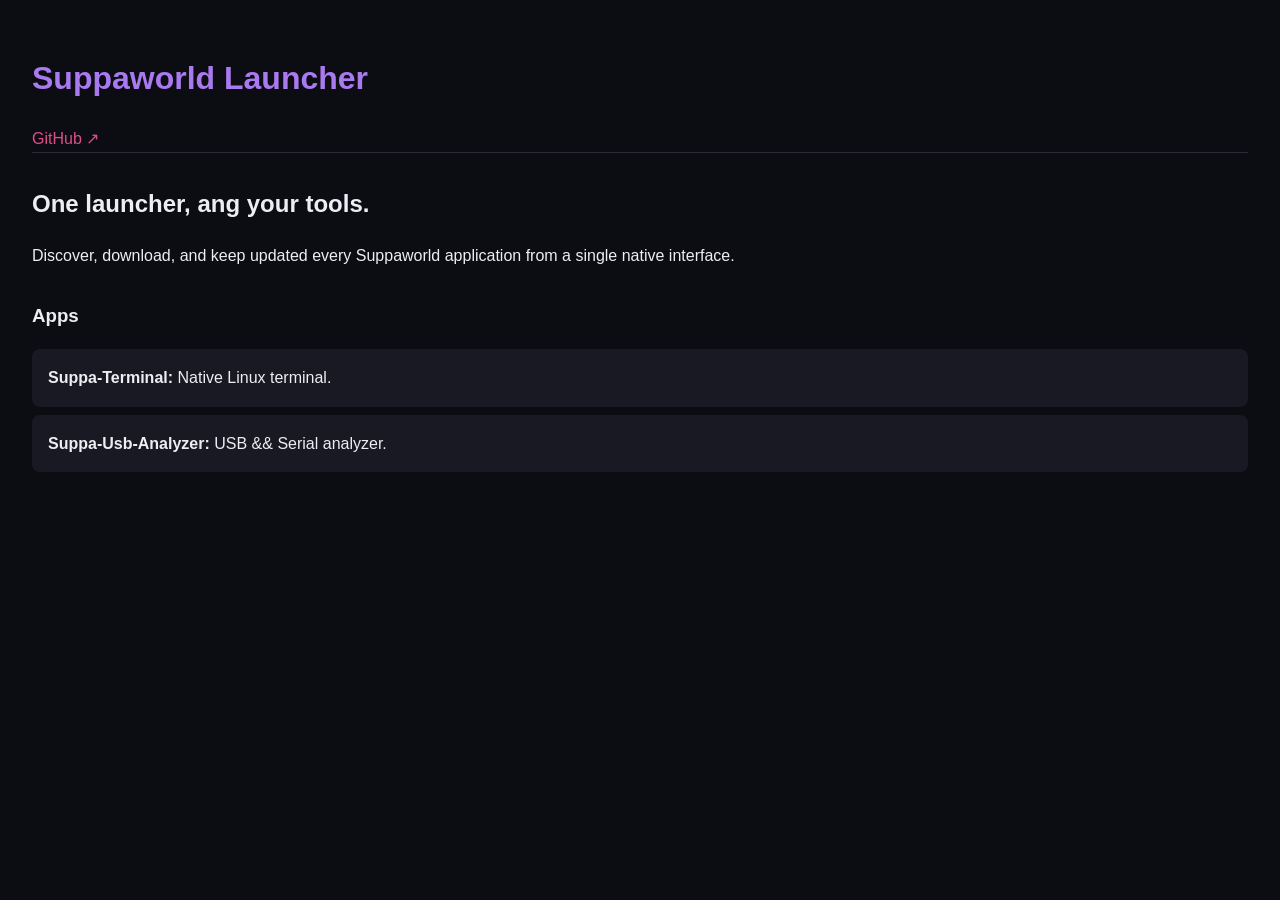
<file: index.html>
<!doctype html>
<html lang="en">
  <head>
    <meta charset="utf-8">
    <meta name="viewport" content="width=device-width, initial-scale=1">
    <meta name="description" content="Suppaworld Launcher: unified hub to discover, download, and update Suppaworld apps on Linux.">
    <title>Suppaworld Launcher — Suppaworld</title>
    <link rel="stylesheet" href="./styles.css">
  </head>
  <body>
    <header>
      <h1>Suppaworld Launcher</h1>
      <nav>
        <a href="https://github.com/suppaman80/Suppa_Launcher">GitHub ↗</a>
      </nav>
    </header>
    <main>
      <section>
        <h2>One launcher, ang your tools.</h2>
        <p>Discover, download, and keep updated every Suppaworld application from a single native interface.</p>
      </section>
      <section>
        <h3>Apps</h3>
        <ul>
          <li><strong>Suppa-Terminal:</strong> Native Linux terminal.</li>
          <li><strong>Suppa-Usb-Analyzer:</strong> USB && Serial analyzer.</li>
        </ul>
      </section>
    </main>
  </body>
</html>
</file>
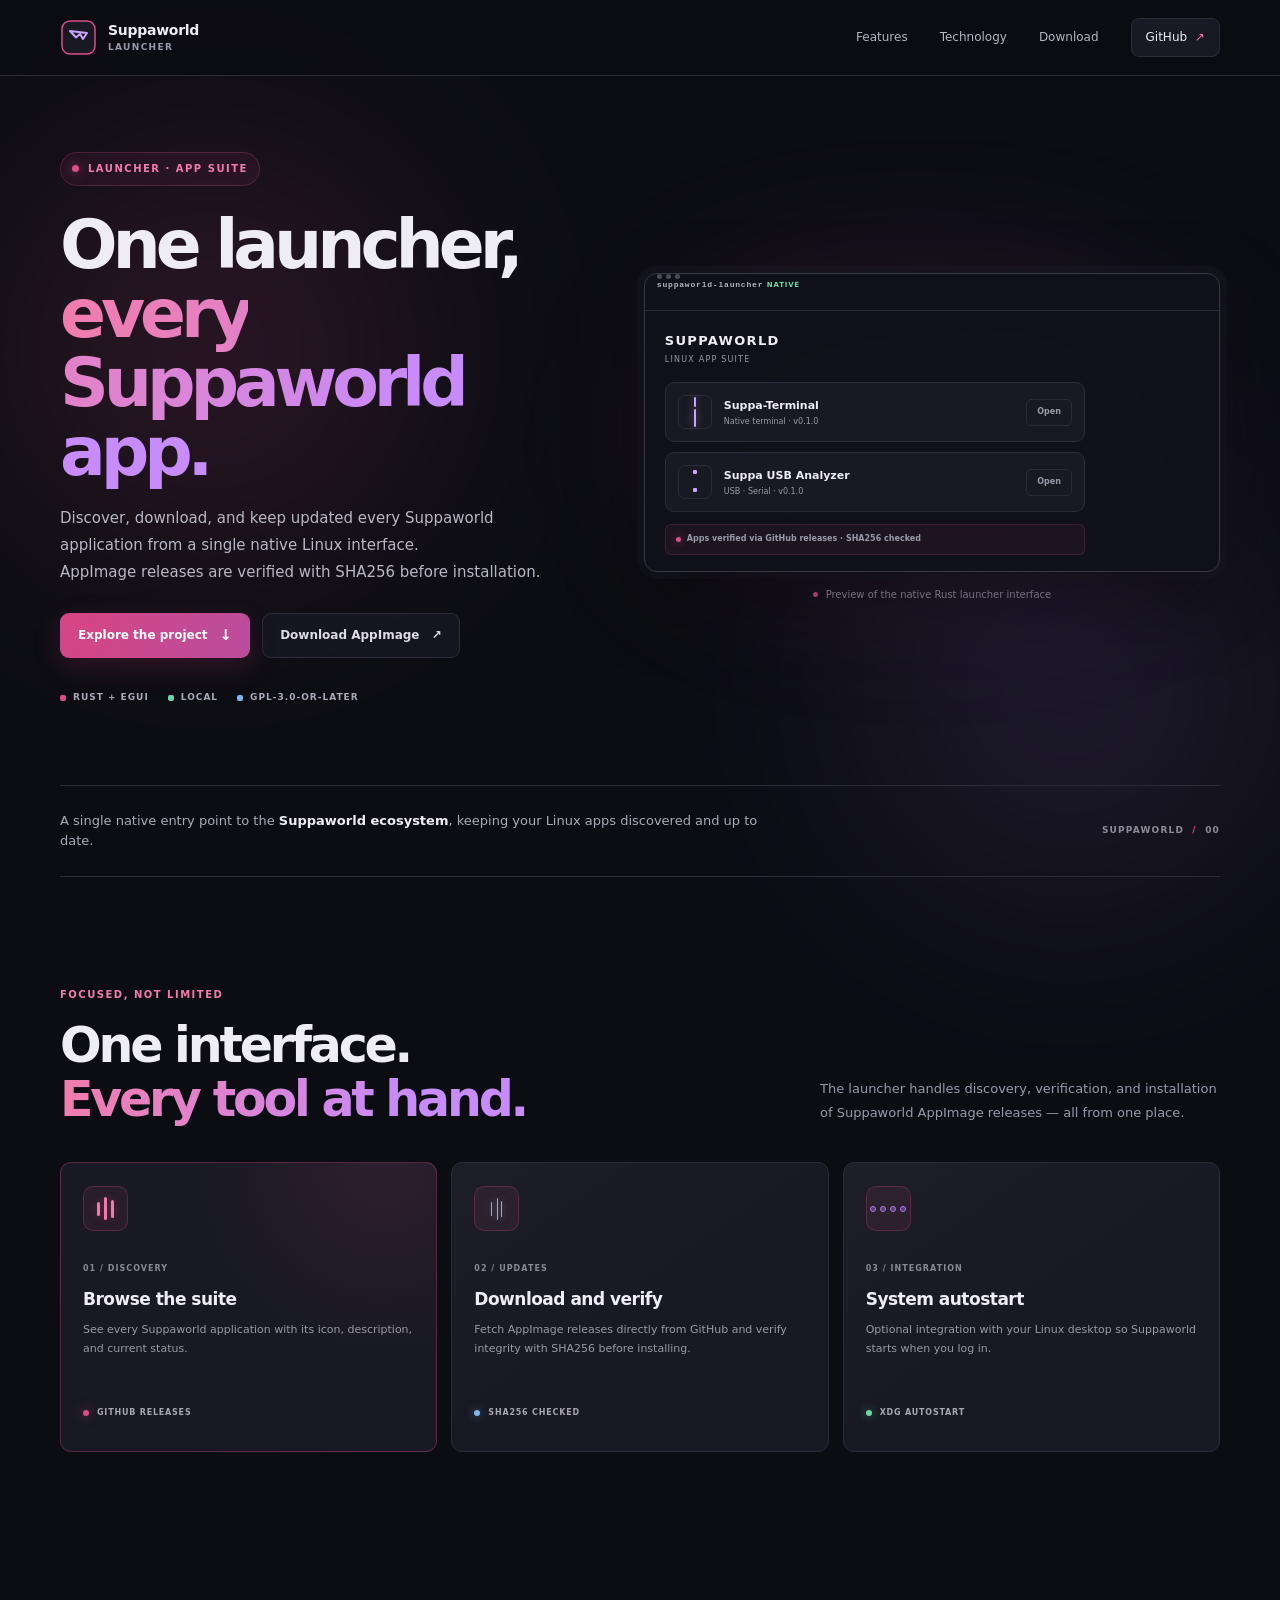
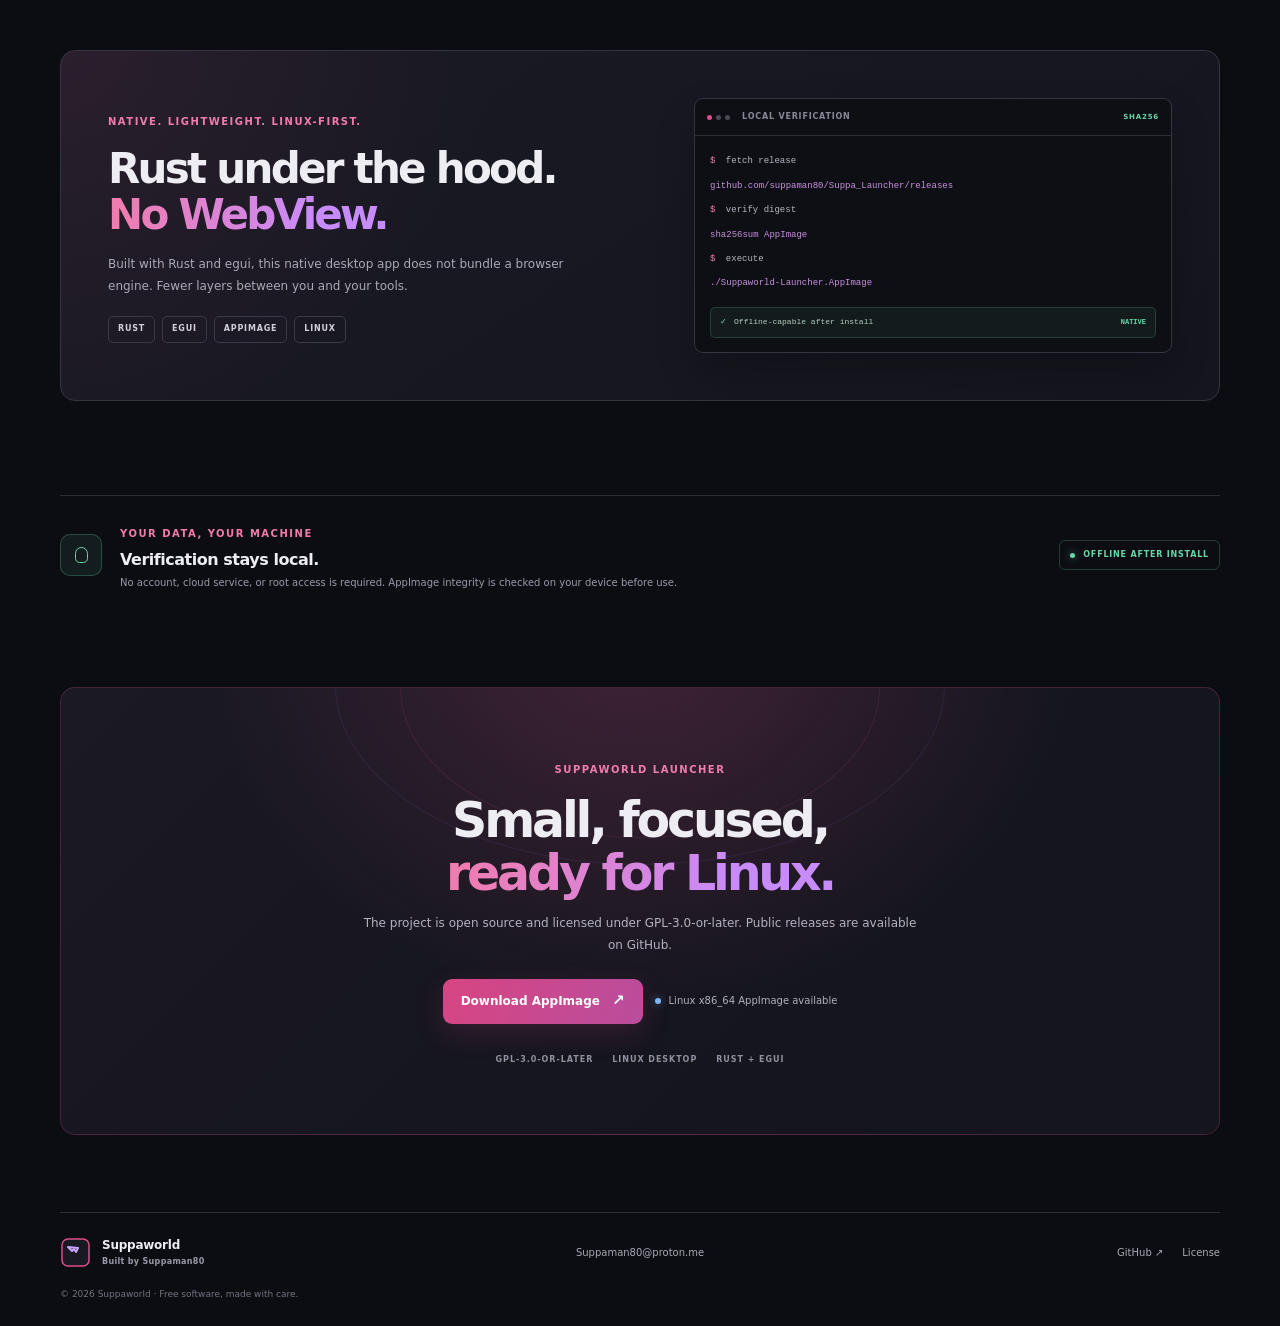
<file: docs/index.html>
<!doctype html>
<html lang="en">
  <head>
    <meta charset="utf-8">
    <meta name="viewport" content="width=device-width, initial-scale=1">
    <meta name="theme-color" content="#0c0d13">
    <meta name="description" content="Suppaworld Launcher: native hub to discover, download, and update Suppaworld applications on Linux.">
    <meta property="og:title" content="Suppaworld Launcher — Suppaworld">
    <meta property="og:description" content="A native launcher for the Suppaworld app suite, built with Rust.">
    <meta property="og:type" content="website">
    <title>Suppaworld Launcher — Suppaworld</title>
    <link rel="stylesheet" href="./styles.css">
    <link rel="stylesheet" href="./launcher-extras.css">
    <script src="./app.js" defer></script>
  </head>
  <body id="top">
    <div class="ambient ambient-one" aria-hidden="true"></div>
    <div class="ambient ambient-two" aria-hidden="true"></div>

    <header class="site-header">
      <a class="brand" href="#top" aria-label="Suppaworld, back to top">
        <svg class="brand-mark" width="37" height="37" viewBox="0 0 37 37" fill="none" xmlns="http://www.w3.org/2000/svg">
          <rect width="33" height="33" x="2" y="2" rx="8" fill="#181922" stroke="var(--pink)" stroke-width="1.5"/>
          <path d="M10 12L16 18.5L20 15L23 20L27 14L10 12Z" stroke="#c7a4ff" stroke-width="2" stroke-linecap="round" stroke-linejoin="round"/>
        </svg>
        <span class="brand-name">
          <strong>Suppaworld</strong>
          <small>LAUNCHER</small>
        </span>
      </a>

      <button class="menu-toggle" type="button" aria-expanded="false" aria-controls="main-navigation" aria-label="Open menu">
        <span></span><span></span>
      </button>

      <nav class="main-navigation" id="main-navigation" aria-label="Main navigation">
        <a href="#features">Features</a>
        <a href="#technology">Technology</a>
        <a href="#download">Download</a>
        <a class="nav-github" href="https://github.com/suppaman80/Suppa_Launcher" target="_blank" rel="noreferrer">GitHub <span aria-hidden="true">↗</span></a>
      </nav>
    </header>

    <main>
      <section class="hero section-wrap" aria-labelledby="hero-title">
        <div class="hero-copy">
          <div class="eyebrow">
            <span class="eyebrow-dot"></span>
            LAUNCHER · APP SUITE
          </div>
          <h1 id="hero-title">One launcher,<br><span>every Suppaworld app.</span></h1>
          <p class="hero-description">
            Discover, download, and keep updated every Suppaworld application from a single native Linux interface.<br>
            AppImage releases are verified with SHA256 before installation.
          </p>
          <div class="hero-actions">
            <a class="button button-primary" href="#features">Explore the project<span aria-hidden="true"> ↓</span></a>
            <a class="button button-quiet" href="https://github.com/suppaman80/Suppa_Launcher/releases/latest" target="_blank" rel="noreferrer">Download AppImage<span aria-hidden="true"> ↗</span></a>
          </div>
          <div class="hero-facts" aria-label="Key facts">
            <span><i class="fact-mark fact-rust"></i> RUST + EGUI</span>
            <span><i class="fact-mark fact-local"></i> LOCAL</span>
            <span><i class="fact-mark fact-license"></i> GPL-3.0-OR-LATER</span>
          </div>
        </div>

        <div class="hero-preview">
          <div class="preview-glow" aria-hidden="true"></div>
          <div class="app-window">
            <div class="window-top">
              <span class="window-dots"><i></i><i></i><i></i></span>
              <span class="window-title">suppaworld-launcher</span>
              <span class="window-live"><i></i> NATIVE</span>
            </div>
            <div class="window-body">
              <div class="launcher-preview">
                <div class="launcher-header">
                  <div class="launcher-title">SUPPAWORLD</div>
                  <div class="launcher-subtitle">LINUX APP SUITE</div>
                </div>
                <div class="launcher-grid">
                  <div class="app-card preview-card">
                    <div class="app-preview-icon icon-terminal" aria-hidden="true"><span></span><span></span></div>
                    <div class="app-preview-info">
                      <div class="app-preview-name">Suppa-Terminal</div>
                      <div class="app-preview-state">Native terminal · v0.1.0</div>
                    </div>
                    <button class="app-preview-action">Open</button>
                  </div>
                  <div class="app-card preview-card">
                    <div class="app-preview-icon icon-usb" aria-hidden="true"><span></span><span></span></div>
                    <div class="app-preview-info">
                      <div class="app-preview-name">Suppa USB Analyzer</div>
                      <div class="app-preview-state">USB · Serial · v0.1.0</div>
                    </div>
                    <button class="app-preview-action">Open</button>
                  </div>
                </div>
                <div class="launcher-notice">
                  <span class="launcher-dot"></span>
                  Apps verified via GitHub releases · SHA256 checked
                </div>
              </div>
            </div>
          </div>
          <p class="preview-caption"><span></span> Preview of the native Rust launcher interface</p>
        </div>
      </section>

      <section class="intro-strip section-wrap" aria-label="Introduction">
        <p>A single native entry point to the <strong>Suppaworld ecosystem</strong>, keeping your Linux apps discovered and up to date.</p>
        <span class="strip-index">SUPPAWORLD <b>/</b> 00</span>
      </section>

      <section class="content-section section-wrap" id="features">
        <div class="section-heading">
          <div>
            <span class="section-kicker">FOCUSED, NOT LIMITED</span>
            <h2>One interface.<br><span>Every tool at hand.</span></h2>
          </div>
          <p>The launcher handles discovery, verification, and installation of Suppaworld AppImage releases — all from one place.</p>
        </div>

        <div class="feature-grid">
          <article class="feature-card feature-primary">
            <div class="feature-icon icon-scan" aria-hidden="true"><span></span><span></span><span></span></div>
            <span class="card-index">01 / DISCOVERY</span>
            <h3>Browse the suite</h3>
            <p>See every Suppaworld application with its icon, description, and current status.</p>
            <div class="feature-foot"><span class="feature-dot"></span> GITHUB RELEASES</div>
          </article>

          <article class="feature-card">
            <div class="feature-icon icon-download" aria-hidden="true"><i></i><i></i><i></i></div>
            <span class="card-index">02 / UPDATES</span>
            <h3>Download and verify</h3>
            <p>Fetch AppImage releases directly from GitHub and verify integrity with SHA256 before installing.</p>
            <div class="feature-foot"><span class="feature-dot dot-blue"></span> SHA256 CHECKED</div>
          </article>

          <article class="feature-card">
            <div class="feature-icon icon-gear" aria-hidden="true"><i></i><i></i><i></i><i></i></div>
            <span class="card-index">03 / INTEGRATION</span>
            <h3>System autostart</h3>
            <p>Optional integration with your Linux desktop so Suppaworld starts when you log in.</p>
            <div class="feature-foot"><span class="feature-dot dot-green"></span> XDG AUTOSTART</div>
          </article>
        </div>
      </section>

      <section class="content-section section-wrap technology-section" id="technology">
        <div class="technology-card">
          <div class="technology-copy">
            <span class="section-kicker">NATIVE. LIGHTWEIGHT. LINUX-FIRST.</span>
            <h2>Rust under the hood.<br><span>No WebView.</span></h2>
            <p>Built with Rust and egui, this native desktop app does not bundle a browser engine. Fewer layers between you and your tools.</p>
            <div class="tech-pills"><span>RUST</span><span>EGUI</span><span>APPIMAGE</span><span>LINUX</span></div>
          </div>
          <div class="terminal-card" aria-label="Example of local verification">
            <div class="terminal-top">
              <span class="terminal-dots"><i></i><i></i><i></i></span>
              <span>LOCAL VERIFICATION</span>
              <span class="terminal-lock">SHA256</span>
            </div>
            <div class="terminal-body">
              <p><span class="terminal-prompt">$</span> fetch release</p>
              <code>github.com/suppaman80/Suppa_Launcher/releases</code>
              <p><span class="terminal-prompt">$</span> verify digest</p>
              <code>sha256sum AppImage</code>
              <p><span class="terminal-prompt">$</span> execute</p>
              <code>./Suppaworld-Launcher.AppImage</code>
              <div class="terminal-result"><span class="result-check">✓</span><span>Offline-capable after install</span><b>NATIVE</b></div>
            </div>
          </div>
        </div>
      </section>

      <section class="privacy-section section-wrap">
        <div class="privacy-mark" aria-hidden="true"><span></span></div>
        <div>
          <span class="section-kicker">YOUR DATA, YOUR MACHINE</span>
          <h2>Verification stays local.</h2>
          <p>No account, cloud service, or root access is required. AppImage integrity is checked on your device before use.</p>
        </div>
        <span class="privacy-badge"><i></i> OFFLINE AFTER INSTALL</span>
      </section>

      <section class="download-section section-wrap" id="download">
        <div class="download-orbit orbit-one" aria-hidden="true"></div>
        <div class="download-orbit orbit-two" aria-hidden="true"></div>
        <span class="section-kicker">SUPPAWORLD LAUNCHER</span>
        <h2>Small, focused,<br><span>ready for Linux.</span></h2>
        <p>The project is open source and licensed under GPL-3.0-or-later. Public releases are available on GitHub.</p>
        <div class="download-actions">
          <a class="button button-primary" href="https://github.com/suppaman80/Suppa_Launcher/releases/latest" target="_blank" rel="noreferrer">Download AppImage<span aria-hidden="true"> ↗</span></a>
          <span class="release-note"><i></i> Linux x86_64 AppImage available</span>
        </div>
        <div class="download-meta"><span>GPL-3.0-OR-LATER</span><span>LINUX DESKTOP</span><span>RUST + EGUI</span></div>
      </section>
    </main>

    <footer class="site-footer section-wrap">
      <div class="footer-brand">
        <svg class="brand-mark" width="31" height="31" viewBox="0 0 31 31" fill="none" xmlns="http://www.w3.org/2000/svg">
          <rect width="27" height="27" x="2" y="2" rx="6" fill="#181922" stroke="var(--pink)" stroke-width="1.5"/>
          <path d="M8 10L12 14L14 12L16 15L18 11L8 10Z" stroke="#c7a4ff" stroke-width="2" stroke-linecap="round" stroke-linejoin="round"/>
        </svg>
        <span><strong>Suppaworld</strong><small>Built by Suppaman80</small></span>
      </div>
      <a class="footer-email" href="mailto:Suppaman80@proton.me">Suppaman80@proton.me</a>
      <div class="footer-links">
        <a href="https://github.com/suppaman80/Suppa_Launcher" target="_blank" rel="noreferrer">GitHub ↗</a>
        <a href="https://github.com/suppaman80/Suppa_Launcher/blob/main/LICENSE</a> target="_blank" rel="noreferrer">License</a>
      </div>
      <p class="copyright">© <span id="current-year">2026</span> Suppaworld · Free software, made with care.</p>
    </footer>
  </body>
</html>
</file>
<file: styles.css>
body {
  background: #0c0d13;
  color: #efedf4;
  font-family: sans-serif;
  line-height: 1.6;
  margin: 0;
  padding: 2rem;
}
header {
  border-bottom: 1px solid #2b2c37;
  padding-bottom: 1rsm;
  margin-bottom: 2rem;
}
h1 { color: #a879ef; }
a {
 color: #dc4e89;
  text-decoration: none;
}
section { margin-bottom: 2rem; }
ul { list-style: none; padding: 0; }
li {
  background: #181922;
  margin: 0.5rem 0;
  padding: 1rem;
  border-radius: 8px;
}
</file>
<file: docs/styles.css>
:root {
  color-scheme: dark;
  --background: #0c0d13;
  --surface: #181922;
  --surface-raised: #20212c;
  --surface-deep: #11121a;
  --line: #2b2c37;
  --text: #efedf4;
  --muted: #999aa9;
  --pink: #dc4e89;
  --pink-light: #f17cac;
  --violet: #a879ef;
  --blue: #7fb5ef;
  --green: #68d6a7;
  --page-width: 1160px;
  font-family:
    Inter, ui-sans-serif, system-ui, -apple-system, BlinkMacSystemFont, "Segoe UI",
    sans-serif;
  font-synthesis: none;
  text-rendering: optimizeLegibility;
}

* {
  box-sizing: border-box;
}

html {
  scroll-behavior: smooth;
  scroll-padding-top: 88px;
}

body {
  min-width: 320px;
  margin: 0;
  overflow-x: hidden;
  background: var(--background);
  color: var(--text);
  line-height: 1.55;
}

body::selection {
  background: rgba(220, 78, 137, 0.36);
}

a {
  color: inherit;
  text-decoration: none;
}

button {
  font: inherit;
}

.ambient {
  position: absolute;
  z-index: -1;
  width: min(420px, 100vw);
  height: 420px;
  border-radius: 50%;
  filter: blur(110px);
  opacity: 0.14;
  pointer-events: none;
}

.ambient-one {
  top: 140px;
  left: 0;
  background: var(--pink);
}

.ambient-two {
  top: 480px;
  right: 0;
  background: var(--violet);
  opacity: 0.11;
}

.section-wrap {
  width: min(var(--page-width), calc(100% - 64px));
  margin-inline: auto;
}

.site-header {
  position: sticky;
  z-index: 20;
  top: 0;
  display: flex;
  min-height: 76px;
  align-items: center;
  justify-content: space-between;
  gap: 28px;
  padding: 0 max(32px, calc((100vw - var(--page-width)) / 2));
  border-bottom: 1px solid rgba(57, 58, 70, 0.68);
  background: rgba(12, 13, 19, 0.86);
  backdrop-filter: blur(18px);
}

.brand,
.footer-brand {
  display: inline-flex;
  align-items: center;
  gap: 11px;
  flex: 0 0 auto;
}

.brand-mark {
  display: block;
  flex: 0 0 auto;
}

.brand-name,
.footer-brand > span:last-child {
  display: grid;
  line-height: 1.16;
}

.brand-name strong,
.footer-brand strong {
  font-size: 14px;
  letter-spacing: -0.02em;
}

.brand-name small,
.footer-brand small {
  margin-top: 4px;
  color: var(--muted);
  font-size: 9px;
  font-weight: 700;
  letter-spacing: 0.15em;
}

.main-navigation {
  display: flex;
  align-items: center;
  gap: clamp(18px, 2.5vw, 34px);
  color: #b5b4c0;
  font-size: 12px;
}

.main-navigation a {
  transition: color 160ms ease;
}

.main-navigation a:hover,
.footer-links a:hover,
.footer-email:hover {
  color: var(--pink-light);
}

.main-navigation .nav-github {
  padding: 9px 14px;
  border: 1px solid var(--line);
  border-radius: 8px;
  background: var(--surface);
  color: var(--text);
}

.nav-github span {
  margin-left: 4px;
  color: var(--pink-light);
}

.menu-toggle {
  display: none;
}

.hero {
  display: grid;
  min-height: 620px;
  grid-template-columns: 0.96fr 1.04fr;
  align-items: center;
  gap: 52px;
  padding-top: 76px;
  padding-bottom: 80px;
}

.hero-copy {
  position: relative;
  z-index: 1;
}

.eyebrow,
.section-kicker {
  color: var(--pink-light);
  font-size: 10px;
  font-weight: 800;
  letter-spacing: 0.15em;
}

.eyebrow {
  display: inline-flex;
  align-items: center;
  gap: 9px;
  padding: 8px 11px;
  border: 1px solid rgba(220, 78, 137, 0.23);
  border-radius: 99px;
  background: rgba(220, 78, 137, 0.07);
}

.eyebrow-dot,
.feature-dot,
.release-note i,
.window-live i,
.privacy-badge i {
  width: 7px;
  height: 7px;
  flex: 0 0 auto;
  border-radius: 50%;
  background: var(--pink);
  box-shadow: 0 0 12px rgba(220, 78, 137, 0.72);
}

h1,
h2,
h3,
p {
  margin-top: 0;
}

.hero h1 {
  margin: 24px 0 19px;
  font-size: clamp(45px, 5.3vw, 70px);
  font-weight: 760;
  letter-spacing: -0.075em;
  line-height: 1.02;
}

.hero h1 span,
.section-heading h2 span,
.compat-copy h2 span,
.technology-copy h2 span,
.download-section h2 span {
  color: transparent;
  background: linear-gradient(96deg, var(--pink-light), #c88bfa 75%);
  background-clip: text;
}

.hero-description {
  max-width: 510px;
  margin-bottom: 27px;
  color: #b8b7c3;
  font-size: 15px;
  line-height: 1.8;
}

.hero-actions,
.download-actions {
  display: flex;
  flex-wrap: wrap;
  align-items: center;
  gap: 12px;
}

.button {
  display: inline-flex;
  min-height: 45px;
  align-items: center;
  justify-content: center;
  gap: 12px;
  padding: 0 17px;
  border: 1px solid transparent;
  border-radius: 9px;
  font-size: 12px;
  font-weight: 700;
  transition:
    transform 160ms ease,
    border-color 160ms ease,
    background 160ms ease;
}

.button:hover {
  transform: translateY(-2px);
}

.button-primary {
  background: linear-gradient(115deg, #d84582, #b94d9d);
  box-shadow: 0 9px 28px rgba(204, 63, 128, 0.18);
  color: white;
}

.button-primary:hover {
  background: linear-gradient(115deg, #ea5b98, #ca5cab);
}

.button-primary span {
  font-size: 15px;
}

.button-quiet {
  border-color: var(--line);
  background: rgba(24, 25, 34, 0.74);
  color: #dedce6;
}

.button-quiet:hover {
  border-color: rgba(220, 78, 137, 0.52);
  background: var(--surface);
}

.hero-facts {
  display: flex;
  flex-wrap: wrap;
  gap: 19px;
  margin-top: 33px;
  color: #aaa9b7;
  font-size: 9px;
  font-weight: 750;
  letter-spacing: 0.11em;
}

.hero-facts span {
  display: inline-flex;
  align-items: center;
  gap: 7px;
}

.fact-mark {
  width: 6px;
  height: 6px;
  border-radius: 2px;
  background: var(--pink);
}

.fact-local {
  background: var(--green);
}

.fact-license {
  background: var(--blue);
}

.hero-preview {
  position: relative;
  padding: 18px 0 0;
}

.preview-glow {
  position: absolute;
  inset: 12% 6% 10%;
  border-radius: 40%;
  background: linear-gradient(130deg, rgba(220, 78, 137, 0.22), rgba(126, 83, 182, 0.2));
  filter: blur(76px);
}

.app-window {
  position: relative;
  overflow: hidden;
  border: 1px solid #383945;
  border-radius: 13px;
  background: rgba(16, 17, 24, 0.96);
  box-shadow:
    0 28px 75px rgba(0, 0, 0, 0.42),
    0 0 0 7px rgba(30, 31, 42, 0.38);
}

.feature-foot,
.compat-card-head,
.terminal-top,
.terminal-result,
.footer-links {
  display: flex;
  align-items: center;
  justify-content: space-between;
}

.real-app-screenshot {
  display: block;
  width: 100%;
  height: auto;
}

.preview-caption {
  display: flex;
  align-items: center;
  justify-content: center;
  gap: 8px;
  margin: 15px 0 0;
  color: #9999a7;
  font-size: 10px;
}

.preview-caption span {
  width: 5px;
  height: 5px;
  border-radius: 50%;
  background: var(--pink);
}

.intro-strip {
  display: flex;
  align-items: center;
  justify-content: space-between;
  gap: 28px;
  padding: 25px 0;
  border-top: 1px solid var(--line);
  border-bottom: 1px solid var(--line);
}

.intro-strip p {
  max-width: 700px;
  margin: 0;
  color: #aaa9b6;
  font-size: 13px;
}

.intro-strip strong {
  color: var(--text);
  font-weight: 650;
}

.strip-index {
  flex: 0 0 auto;
  color: #8d8d9a;
  font-size: 9px;
  font-weight: 750;
  letter-spacing: 0.13em;
}

.strip-index b {
  padding: 0 4px;
  color: var(--pink);
}

.content-section {
  padding-top: 104px;
  padding-bottom: 104px;
}

.section-heading {
  display: flex;
  align-items: end;
  justify-content: space-between;
  gap: 42px;
  margin-bottom: 35px;
}

.section-heading h2,
.compat-copy h2,
.technology-copy h2,
.download-section h2 {
  margin: 13px 0 0;
  font-size: clamp(34px, 4vw, 49px);
  font-weight: 730;
  letter-spacing: -0.065em;
  line-height: 1.1;
}

.section-heading > p {
  max-width: 400px;
  margin: 0 0 3px;
  color: var(--muted);
  font-size: 13px;
  line-height: 1.8;
}

.feature-grid {
  display: grid;
  grid-template-columns: repeat(3, 1fr);
  gap: 14px;
}

.feature-card {
  min-height: 290px;
  padding: 23px 22px 18px;
  border: 1px solid var(--line);
  border-radius: 11px;
  background:
    linear-gradient(145deg, rgba(255, 255, 255, 0.018), transparent 52%),
    var(--surface);
  transition:
    border-color 180ms ease,
    transform 180ms ease;
}

.feature-card:hover,
.compat-card:hover {
  transform: translateY(-3px);
  border-color: rgba(220, 78, 137, 0.42);
}

.feature-primary {
  border-color: rgba(220, 78, 137, 0.31);
  background:
    radial-gradient(circle at 86% 0, rgba(220, 78, 137, 0.11), transparent 45%),
    var(--surface);
}

.feature-icon {
  display: flex;
  width: 45px;
  height: 45px;
  align-items: center;
  justify-content: center;
  margin-bottom: 23px;
  border: 1px solid rgba(220, 78, 137, 0.26);
  border-radius: 10px;
  background: rgba(220, 78, 137, 0.09);
  color: var(--pink-light);
}

.icon-scan {
  gap: 4px;
}

.icon-scan span {
  width: 3px;
  border-radius: 5px;
  background: var(--pink-light);
  box-shadow: 0 0 9px rgba(220, 78, 137, 0.36);
}

.icon-scan span:nth-child(1) {
  height: 14px;
}

.icon-scan span:nth-child(2) {
  height: 23px;
}

.icon-scan span:nth-child(3) {
  height: 18px;
}

.icon-download {
  gap: 3px;
  color: var(--blue);
  font-size: 9px;
  font-weight: 800;
}

.icon-download i {
  width: 1px;
  height: 10px;
  border-radius: 2px;
  background: var(--blue);
  box-shadow: 0 0 8px rgba(127, 181, 239, 0.6);
}

.icon-download i:nth-child(1) { height: 14px; }
.icon-download i:nth-child(2) { height: 22px; margin-left: 2px; }
.icon-download i:nth-child(3) { height: 16px; }

.icon-gear {
  gap: 4px;
  color: var(--violet);
  font-size: 9px;
  font-weight: 800;
}

.icon-gear i {
  width: 6px;
  height: 6px;
  border: 1px solid var(--violet);
  border-radius: 50%;
  background: rgba(168, 121, 239, 0.35);
}

.card-index {
  color: #898997;
  font-size: 8px;
  font-weight: 750;
  letter-spacing: 0.13em;
}

.feature-card h3 {
  margin: 7px 0 8px;
  font-size: 17px;
  letter-spacing: -0.03em;
}

.feature-card p {
  min-height: 66px;
  margin-bottom: 21px;
  color: var(--muted);
  font-size: 11px;
  line-height: 1.75;
}

.feature-card code {
  color: #d6b4ce;
  font-size: 0.95em;
}

.feature-foot {
  justify-content: flex-start;
  gap: 8px;
  color: #a7a6b2;
  font-size: 8px;
  font-weight: 750;
  letter-spacing: 0.1em;
}

.feature-dot {
  width: 6px;
  height: 6px;
}

.dot-blue {
  background: var(--blue);
  box-shadow: 0 0 10px rgba(127, 181, 239, 0.6);
}

.dot-green {
  background: var(--green);
  box-shadow: 0 0 10px rgba(104, 214, 167, 0.6);
}

.technology-section {
  padding-top: 94px;
  padding-bottom: 94px;
}

.technology-card {
  display: grid;
  grid-template-columns: 1fr 0.9fr;
  align-items: center;
  gap: 55px;
  padding: 47px;
  border: 1px solid #343540;
  border-radius: 15px;
  background:
    radial-gradient(circle at 0 0, rgba(220, 78, 137, 0.09), transparent 36%),
    linear-gradient(145deg, #191a24, #14151d);
}

.technology-copy h2 {
  margin-bottom: 15px;
  font-size: clamp(30px, 3.4vw, 42px);
}

.technology-copy > p {
  max-width: 490px;
  margin-bottom: 19px;
  color: #aaa9b6;
  font-size: 12px;
  line-height: 1.85;
}

.tech-pills {
  display: flex;
  gap: 7px;
}

.tech-pills span {
  padding: 6px 9px;
  border: 1px solid #3a3a46;
  border-radius: 5px;
  color: #d2d0db;
  font-size: 8px;
  font-weight: 800;
  letter-spacing: 0.1em;
}

.terminal-card {
  overflow: hidden;
  border: 1px solid #343540;
  border-radius: 9px;
  background: #0e0f15;
  box-shadow: 0 18px 38px rgba(0, 0, 0, 0.2);
}

.terminal-top {
  min-height: 37px;
  justify-content: flex-start;
  gap: 12px;
  padding: 0 12px;
  border-bottom: 1px solid #2b2c35;
  color: #888997;
  font-size: 8px;
  font-weight: 750;
  letter-spacing: 0.1em;
}

.terminal-dots {
  display: flex;
  gap: 4px;
}

.terminal-dots i {
  width: 5px;
  height: 5px;
  border-radius: 50%;
  background: #494a55;
}

.terminal-dots i:first-child {
  background: var(--pink);
}

.terminal-lock {
  margin-left: auto;
  color: var(--green);
  font-size: 7px;
}

.terminal-body {
  padding: 12px 15px 14px;
  font-family: "SFMono-Regular", Consolas, "Liberation Mono", monospace;
}

.terminal-body p {
  margin: 7px 0 3px;
  color: #b6b5c2;
  font-size: 9px;
}

.terminal-body code {
  color: #c991df;
  font-size: 9px;
}

.terminal-prompt {
  margin-right: 5px;
  color: var(--pink-light);
}

.terminal-result {
  justify-content: flex-start;
  gap: 7px;
  margin-top: 13px;
  padding: 8px 9px;
  border: 1px solid rgba(104, 214, 167, 0.2);
  border-radius: 5px;
  background: rgba(104, 214, 167, 0.06);
  color: #b1cfc1;
  font-family: inherit;
  font-size: 8px;
}

.result-check,
.terminal-result b {
  color: var(--green);
}

.terminal-result b {
  margin-left: auto;
  font-size: 7px;
}

.privacy-section {
  display: flex;
  align-items: center;
  gap: 18px;
  padding: 24px 0;
  border-top: 1px solid var(--line);
}

.privacy-mark {
  display: grid;
  width: 42px;
  height: 42px;
  flex: 0 0 auto;
  place-items: center;
  border: 1px solid rgba(104, 214, 167, 0.27);
  border-radius: 10px;
  background: rgba(104, 214, 167, 0.08);
}

.privacy-mark span {
  width: 13px;
  height: 16px;
  border: 1.5px solid var(--green);
  border-radius: 7px 7px 5px 5px;
}

.privacy-section h2 {
  margin: 4px 0 2px;
  font-size: 16px;
  letter-spacing: -0.03em;
}

.privacy-section p {
  margin: 0;
  color: var(--muted);
  font-size: 10px;
}

.privacy-badge {
  display: inline-flex;
  align-items: center;
  gap: 8px;
  margin-left: auto;
  padding: 8px 10px;
  border: 1px solid rgba(104, 214, 167, 0.24);
  border-radius: 6px;
  color: var(--green);
  font-size: 8px;
  font-weight: 800;
  letter-spacing: 0.1em;
  white-space: nowrap;
}

.privacy-badge i {
  width: 5px;
  height: 5px;
  background: var(--green);
  box-shadow: 0 0 9px rgba(104, 214, 167, 0.65);
}

.download-section {
  position: relative;
  overflow: hidden;
  margin-top: 72px;
  margin-bottom: 77px;
  padding: 68px 25px;
  border: 1px solid rgba(220, 78, 137, 0.24);
  border-radius: 15px;
  background:
    radial-gradient(ellipse at 50% -12%, rgba(220, 78, 137, 0.21), transparent 53%),
    linear-gradient(135deg, #1b1924, #14151d 72%);
  text-align: center;
}

.download-orbit {
  position: absolute;
  top: -150px;
  left: 50%;
  width: 480px;
  height: 300px;
  border: 1px solid rgba(220, 78, 137, 0.12);
  border-radius: 50%;
  transform: translateX(-50%);
  pointer-events: none;
}

.orbit-two {
  top: -183px;
  width: 610px;
  height: 360px;
  border-color: rgba(168, 121, 239, 0.1);
}

.download-section > :not(.download-orbit) {
  position: relative;
}

.download-section h2 {
  margin: 13px 0 12px;
  font-size: clamp(36px, 4vw, 49px);
}

.download-section > p {
  max-width: 560px;
  margin: 0 auto 22px;
  color: #b4b2c0;
  font-size: 12px;
  line-height: 1.8;
}

.download-actions {
  justify-content: center;
}

.release-note {
  display: inline-flex;
  align-items: center;
  gap: 8px;
  color: #b2b0bd;
  font-size: 10px;
}

.release-note i {
  width: 6px;
  height: 6px;
  background: var(--blue);
  box-shadow: 0 0 9px rgba(127, 181, 239, 0.54);
}

.download-meta {
  display: flex;
  flex-wrap: wrap;
  justify-content: center;
  gap: 19px;
  margin-top: 30px;
  color: #91909e;
  font-size: 8px;
  font-weight: 750;
  letter-spacing: 0.12em;
}

.site-footer {
  display: grid;
  grid-template-columns: 1fr auto 1fr;
  align-items: center;
  gap: 15px 24px;
  padding-top: 24px;
  padding-bottom: 24px;
  border-top: 1px solid var(--line);
}

.footer-brand strong {
  font-size: 12px;
}

.footer-brand small {
  font-size: 8px;
  letter-spacing: 0.04em;
}

.footer-email,
.footer-links {
  color: #aaa9b6;
  font-size: 10px;
}

.footer-links {
  justify-content: flex-end;
  gap: 19px;
}

.copyright {
  grid-column: 1 / -1;
  margin: 5px 0 0;
  color: #737481;
  font-size: 9px;
}

@media (max-width: 900px) {
  .site-header {
    gap: 14px;
  }

  .main-navigation {
    gap: 15px;
    font-size: 11px;
  }

  .hero {
    grid-template-columns: 1fr 1fr;
    gap: 28px;
  }

  .hero h1 {
    font-size: clamp(43px, 6vw, 60px);
  }

  .technology-card {
    gap: 32px;
    padding: 34px;
  }
}

@media (max-width: 700px) {
  html {
    scroll-padding-top: 70px;
  }

  .section-wrap {
    width: min(100% - 38px, 540px);
  }

  .site-header {
    min-height: 66px;
    padding-inline: 19px;
  }

  .menu-toggle {
    display: grid;
    width: 39px;
    height: 39px;
    align-content: center;
    justify-items: center;
    gap: 5px;
    border: 1px solid var(--line);
    border-radius: 8px;
    background: var(--surface);
    cursor: pointer;
  }

  .menu-toggle span {
    width: 15px;
    height: 1.5px;
    border-radius: 2px;
    background: var(--text);
  }

  .main-navigation {
    position: absolute;
    top: calc(100% + 1px);
    right: 12px;
    left: 12px;
    display: none;
    align-items: stretch;
    gap: 2px;
    padding: 9px;
    border: 1px solid var(--line);
    border-radius: 10px;
    background: #15161e;
    box-shadow: 0 18px 35px rgba(0, 0, 0, 0.42);
  }

  .main-navigation.is-open {
    display: grid;
  }

  .main-navigation a {
    padding: 10px 11px;
    border-radius: 6px;
  }

  .main-navigation a:hover {
    background: rgba(255, 255, 255, 0.04);
  }

  .main-navigation .nav-github {
    margin-top: 4px;
    text-align: center;
  }

  .hero {
    min-height: 0;
    grid-template-columns: 1fr;
    gap: 43px;
    padding-top: 66px;
    padding-bottom: 51px;
  }

  .hero h1 {
    margin-top: 20px;
    font-size: clamp(44px, 12vw, 62px);
  }

  .hero-description {
    font-size: 13px;
  }

  .hero-facts {
    gap: 12px;
    margin-top: 25px;
    font-size: 8px;
  }

  .hero-preview {
    width: 100%;
    padding-top: 0;
  }

  .intro-strip {
    align-items: flex-start;
    padding: 19px 0;
  }

  .intro-strip p {
    font-size: 11px;
  }

  .strip-index {
    display: none;
  }

  .content-section {
    padding-top: 72px;
    padding-bottom: 72px;
  }

  .section-heading {
    display: block;
    margin-bottom: 25px;
  }

  .section-heading h2,
  .compat-copy h2,
  .technology-copy h2 {
    font-size: 37px;
  }

  .section-heading > p {
    margin-top: 14px;
    font-size: 12px;
  }

  .feature-grid {
    grid-template-columns: 1fr;
    gap: 10px;
  }

  .feature-card {
    min-height: auto;
    padding: 19px;
  }

  .feature-icon {
    margin-bottom: 16px;
  }

  .feature-card p {
    min-height: 0;
    margin-bottom: 16px;
  }

  .privacy-section {
    flex-wrap: wrap;
    gap: 12px;
  }

  .privacy-section > div:nth-child(2) {
    flex: 1;
    min-width: 210px;
  }

  .privacy-badge {
    margin-left: 54px;
  }

  .download-section {
    margin-top: 56px;
    margin-bottom: 58px;
    padding: 54px 17px;
  }

  .download-section h2 {
    font-size: 39px;
  }

  .download-actions {
    flex-direction: column;
  }

  .download-meta {
    gap: 11px;
    font-size: 7px;
  }

  .site-footer {
    grid-template-columns: 1fr auto;
    gap: 17px 10px;
  }

  .footer-email {
    grid-column: 1 / -1;
    grid-row: 2;
  }

  .footer-links {
    grid-column: 2;
    grid-row: 1;
    gap: 12px;
  }
}

@media (prefers-reduced-motion: reduce) {
  *,
  *::before,
  *::after {
    scroll-behavior: auto !important;
    transition-duration: 0.01ms !important;
  }
}
</file>
<file: docs/launcher-extras.css>
/* Extra styles for launcher inline preview (SVG icons + window mock) */
.app-preview-icon {
  display: grid;
  place-items: center;
  width: 34px;
  height: 34px;
  border-radius: 7px;
  background: rgba(24, 25, 34, 0.6);
  border: 1px solid #2b2c37;
  color: #c7a4ff;
  font-size: 11px;
}

.icon-terminal span {
  width: 2px;
  border-radius: 2px;
  background: currentColor;
  box-shadow: 0 0 8px rgba(199, 164, 255, 0.6);
}

.icon-terminal span:nth-child(1) { height: 10px; }
.icon-terminal span:nth-child(2) { height: 18px; }

.icon-usb span {
  width: 4px;
  height: 4px;
  border-radius: 1px;
  background: currentColor;
}

.icon-usb span:nth-child(1) { margin-top: -2px; }
.icon-usb span:nth-child(2) { margin-top: 2px; }

.window-top {
  min-height: 37px;
  justify-content: flex-start;
  gap: 12px;
  padding: 0 12px;
  border-bottom: 1px solid #2b2c35;
  color: #888997;
  font-size: 8px;
  font-weight: 750;
  letter-spacing: 0.1em;
}

.window-dots {
  display: flex;
  gap: 4px;
}

.window-dots i {
  width: 5px;
  height: 5px;
  border-radius: 50%;
  background: #494a55;
}

.window-title {
  font-family: "SFMono-Regular", Consolas, "Liberation Mono", monospace;
  font-size: 8px;
  color: #b6b5c2;
}

.window-live {
  margin-left: auto;
  color: var(--green);
  font-size: 7px;
}

.window-body {
  padding: 20px 20px 16px;
}

.launcher-preview {
  max-width: 420px;
}

.launcher-header {
  margin-bottom: 16px;
}

.launcher-title {
  color: var(--text);
  font-size: 13px;
  font-weight: 800;
  letter-spacing: 0.1em;
}

.launcher-subtitle {
  color: var(--muted);
  font-size: 8px;
  margin-top: 3px;
  letter-spacing: 0.15em;
}

.launcher-grid {
  display: grid;
  gap: 10px;
  margin-bottom: 12px;
}

.app-card {
  border: 1px solid var(--line);
  border-radius: 9px;
  padding: 12px;
  background: var(--surface);
}

.app-card:hover {
  border-color: rgba(220, 78, 137, 0.4);
}

.preview-card {
  display: flex;
  align-items: center;
  gap: 12px;
}

.app-preview-info {
  flex: 1;
}

.app-preview-name {
  color: var(--text);
  font-size: 11px;
  font-weight: 700;
}

.app-preview-state {
  color: var(--muted);
  font-size: 8px;
  margin-top: 2px;
}

.app-preview-action {
  padding: 6px 10px;
  font-size: 8px;
  font-weight: 700;
  border: 1px solid var(--line);
  border-radius: 5px;
  background: transparent;
  color: var(--muted);
  cursor: pointer;
}

.app-preview-action:hover {
  border-color: var(--pink);
  color: var(--pink-light);
}

.launcher-notice {
  display: flex;
  align-items: center;
  gap: 6px;
  padding: 8px 10px;
  border: 1px solid rgba(220, 78, 137, 0.2);
  border-radius: 6px;
  background: rgba(220, 78, 137, 0.06);
  color: var(--muted);
  font-size: 8px;
  font-weight: 750;
}

.launcher-dot {
  width: 5px;
  height: 5px;
  background: var(--pink);
  border-radius: 50%;
  box-shadow: 0 0 8px rgba(220, 78, 137, 0.6);
}
</file>
